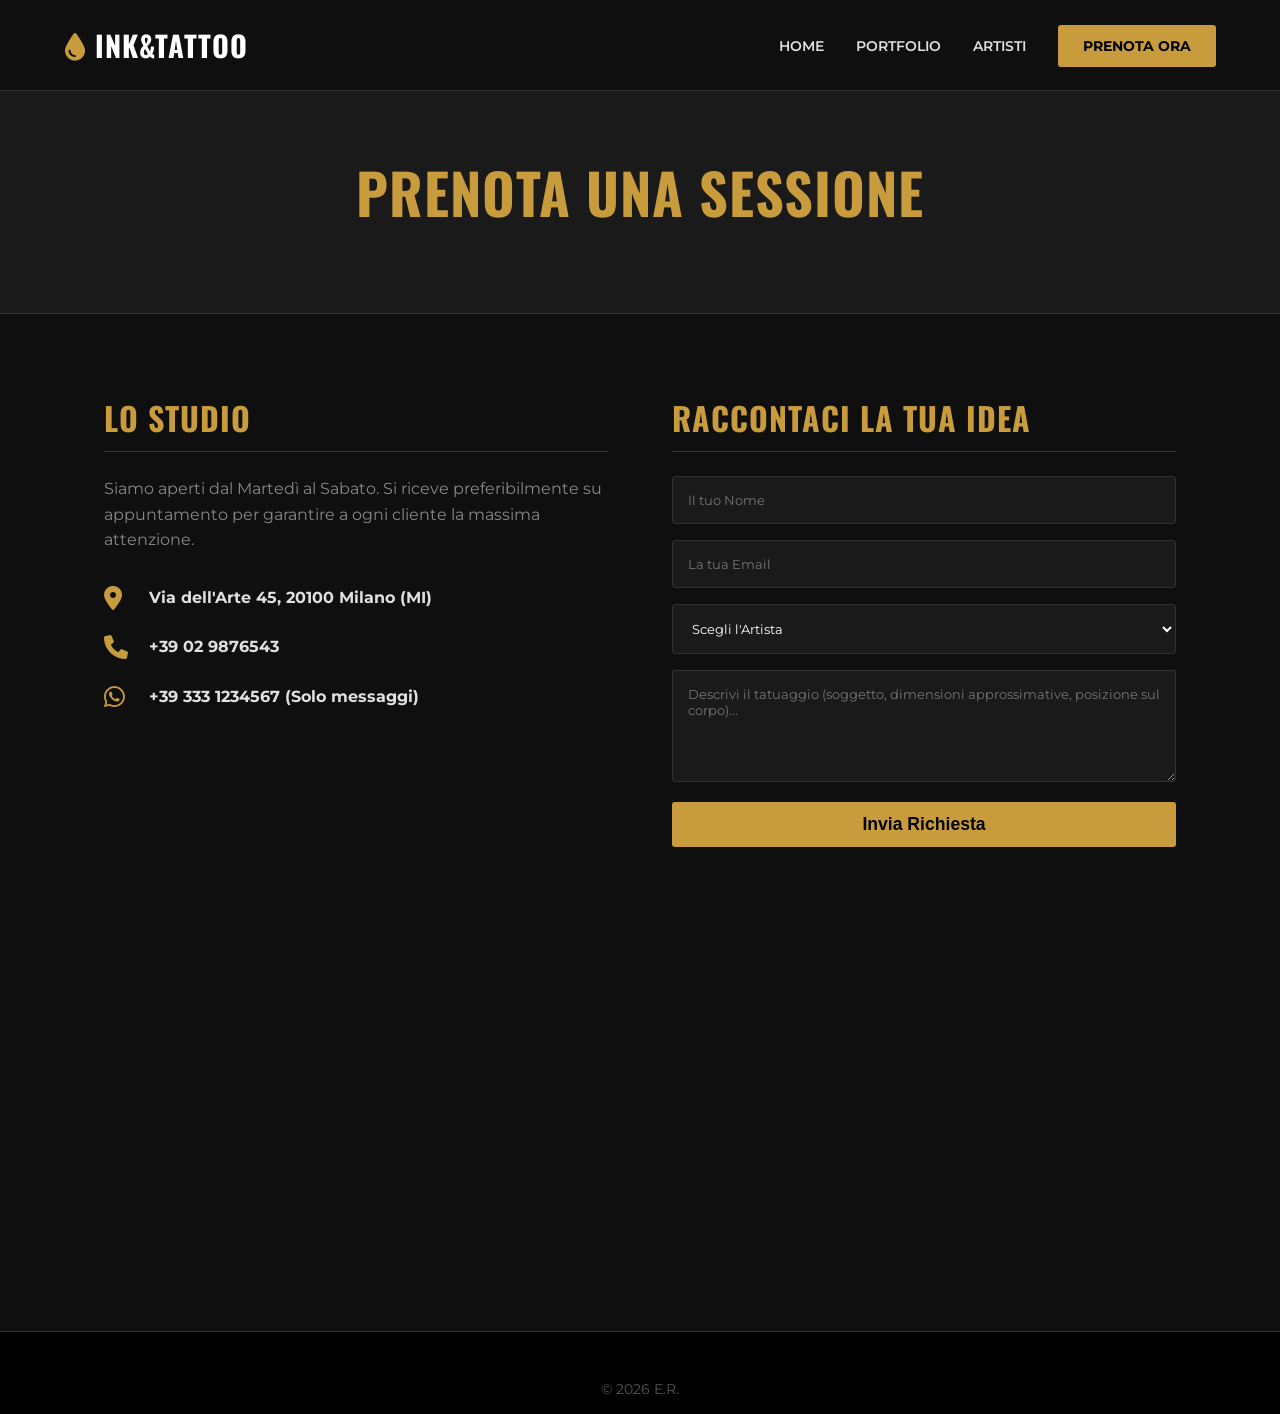
<file: contatti.html>
<!DOCTYPE html>
<html lang="it">
<head>
    <meta charset="UTF-8">
    <meta name="viewport" content="width=device-width, initial-scale=1.0">
    <title>Contattaci | Ink & Tattoo</title>
    <link rel="stylesheet" href="style.css">
    <link href="https://cdnjs.cloudflare.com/ajax/libs/font-awesome/6.0.0/css/all.min.css" rel="stylesheet">
    <link href="https://fonts.googleapis.com/css2?family=Oswald:wght@400;700&family=Montserrat:wght@300;400;600&display=swap" rel="stylesheet">
</head>
<body>
    <header>
        <div class="logo"><h2><i class="fas fa-tint"></i> INK&TATTOO</h2></div>
        <nav>
            <ul>
                <li><a href="index.html">Home</a></li>
                <li><a href="galleria.html">Portfolio</a></li>
                <li><a href="artisti.html">Artisti</a></li>
                <li><a href="contatti.html" class="btn-primary">Prenota Ora</a></li>
            </ul>
        </nav>
    </header>

    <section class="page-header contact-header">
        <h1>PRENOTA UNA SESSIONE</h1>
    </section>

    <section class="contact-section">
        <div class="contact-info">
            <h2>LO STUDIO</h2>
            <p>Siamo aperti dal Martedì al Sabato. Si riceve preferibilmente su appuntamento per garantire a ogni cliente la massima attenzione.</p>
            
            <div class="info-item">
                <i class="fas fa-map-marker-alt"></i>
                <p>Via dell'Arte 45, 20100 Milano (MI)</p>
            </div>
            <div class="info-item">
                <i class="fas fa-phone"></i>
                <p>+39 02 9876543</p>
            </div>
            <div class="info-item">
                <i class="fab fa-whatsapp"></i>
                <p>+39 333 1234567 (Solo messaggi)</p>
            </div>
        </div>

        <div class="contact-form">
            <h2>RACCONTACI LA TUA IDEA</h2>
            <form onsubmit="inviaPrenotazione(event)">
                <input type="text" placeholder="Il tuo Nome" required>
                <input type="email" placeholder="La tua Email" required>
                <select required>
                    <option value="">Scegli l'Artista</option>
                    <option value="elena">Elena "Shadow"</option>
                    <option value="marco">Marco J.</option>
                    <option value="indifferente">Indifferente / Consigliatemi voi</option>
                </select>
                <textarea rows="5" placeholder="Descrivi il tatuaggio (soggetto, dimensioni approssimative, posizione sul corpo)..." required></textarea>
                <button type="submit" class="btn-primary" style="width: 100%; border:none; font-size: 1.1rem; cursor:pointer;">Invia Richiesta</button>
            </form>
        </div>
    </section>

    <iframe src="https://www.google.com/maps/embed?pb=!1m18!1m12!1m3!1d2798.375276321204!2d9.1878841!3d45.4623758!2m3!1f0!2f0!3f0!3m2!1i1024!2i768!4f13.1!3m3!1m2!1s0x4786c6af701b9795%3A0x673c68a9805d21aa!2sPiazza%20del%20Duomo%2C%20Milano%20MI!5e0!3m2!1sit!2sit!4v1700000000000!5m2!1sit!2sit" width="100%" height="400" style="border:0;" allowfullscreen="" loading="lazy"></iframe>

    <footer>
        <div class="footer-bottom"><p>&copy; 2026 E.R.</p></div>
    </footer>
    <script src="script.js"></script>
</body>
</html>
</file>
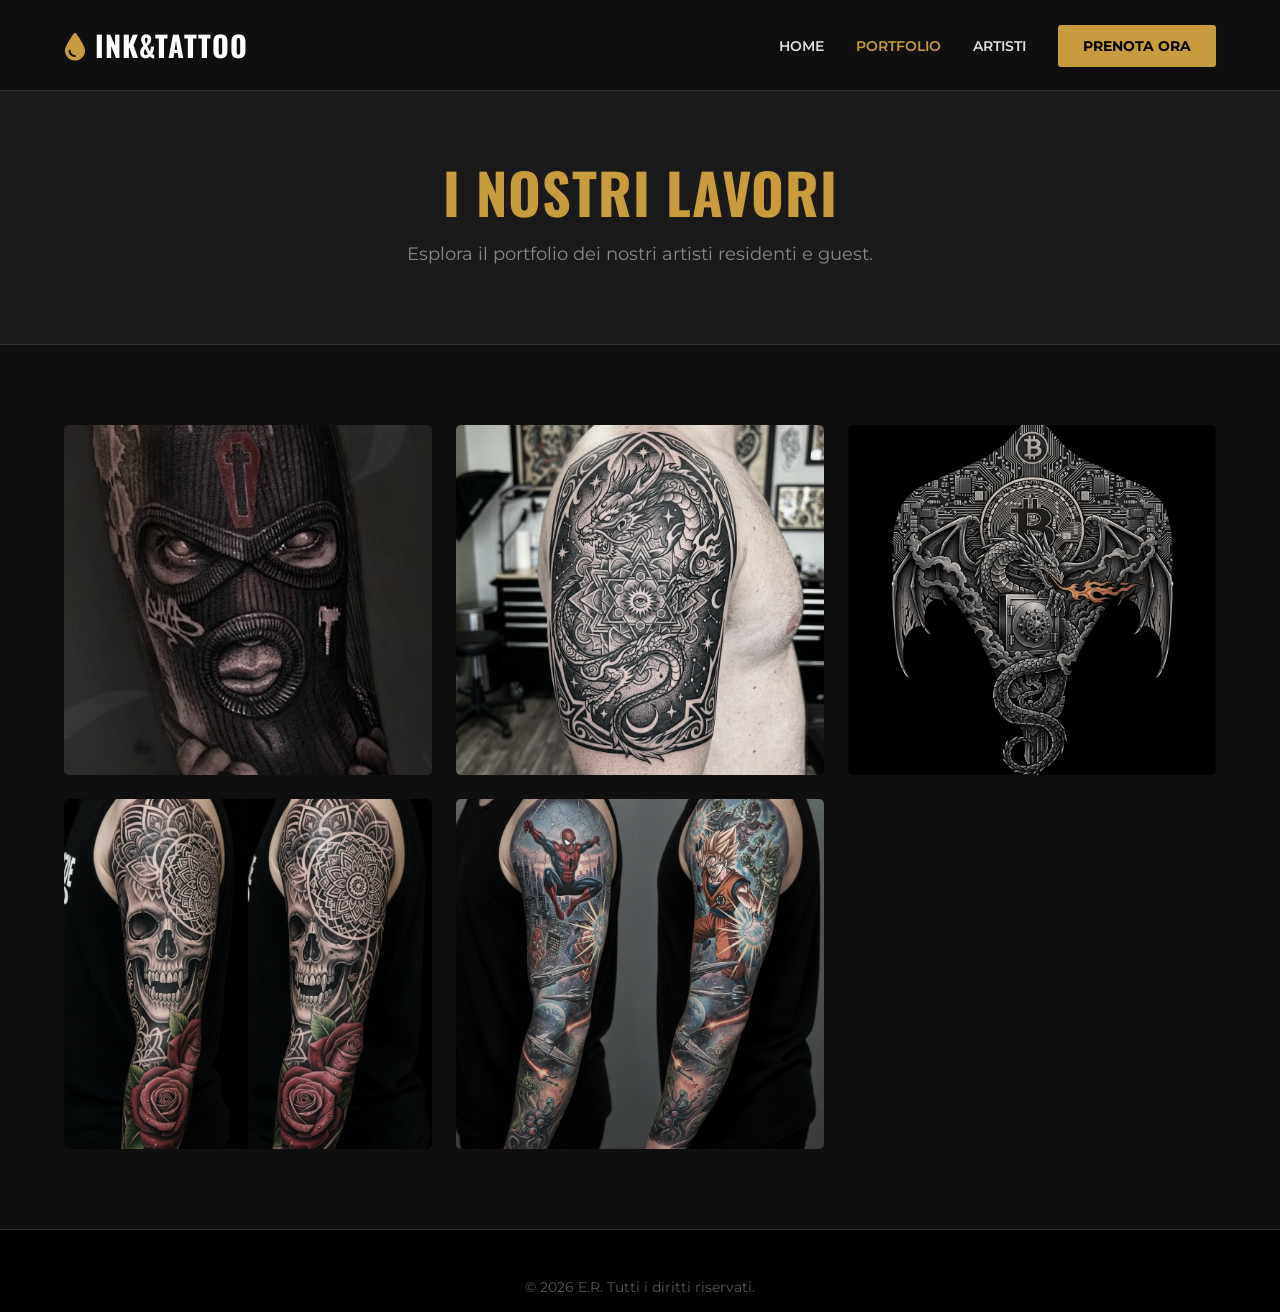
<file: galleria.html>
<!DOCTYPE html>
<html lang="it">
<head>
    <meta charset="UTF-8">
    <meta name="viewport" content="width=device-width, initial-scale=1.0">
    <title>Portfolio | Ink & Tattoo</title>
    <link rel="stylesheet" href="style.css">
    <link href="https://cdnjs.cloudflare.com/ajax/libs/font-awesome/6.0.0/css/all.min.css" rel="stylesheet">
    <link href="https://fonts.googleapis.com/css2?family=Oswald:wght@400;700&family=Montserrat:wght@300;400;600&display=swap" rel="stylesheet">
</head>
<body>
    <header>
        <div class="logo"><h2><i class="fas fa-tint"></i> INK&TATTOO</h2></div>
        <nav>
            <ul>
                <li><a href="index.html">Home</a></li>
                <li><a href="galleria.html" class="active">Portfolio</a></li>
                <li><a href="artisti.html">Artisti</a></li>
                <li><a href="contatti.html" class="btn-primary">Prenota Ora</a></li>
            </ul>
        </nav>
    </header>

    <section class="page-header gallery-header">
        <h1>I NOSTRI LAVORI</h1>
        <p>Esplora il portfolio dei nostri artisti residenti e guest.</p>
    </section>

    <section class="gallery-section">
      <div class="gallery-grid">
    <img src="tattoo1.jpg" alt="Tattoo 1">
    <img src="tattoo2.jpg" alt="Tattoo 2">
    <img src="tattoo3.jpg" alt="Tattoo 3">
    <img src="tattoo4.jpg" alt="Tattoo 4">
    <img src="tattoo5.jpg" alt="Tattoo 5">
</div>
    </section>

    <footer>
        <div class="footer-bottom"><p>&copy; 2026 E.R. Tutti i diritti riservati.</p></div>
    </footer>
</body>
</html>
</file>
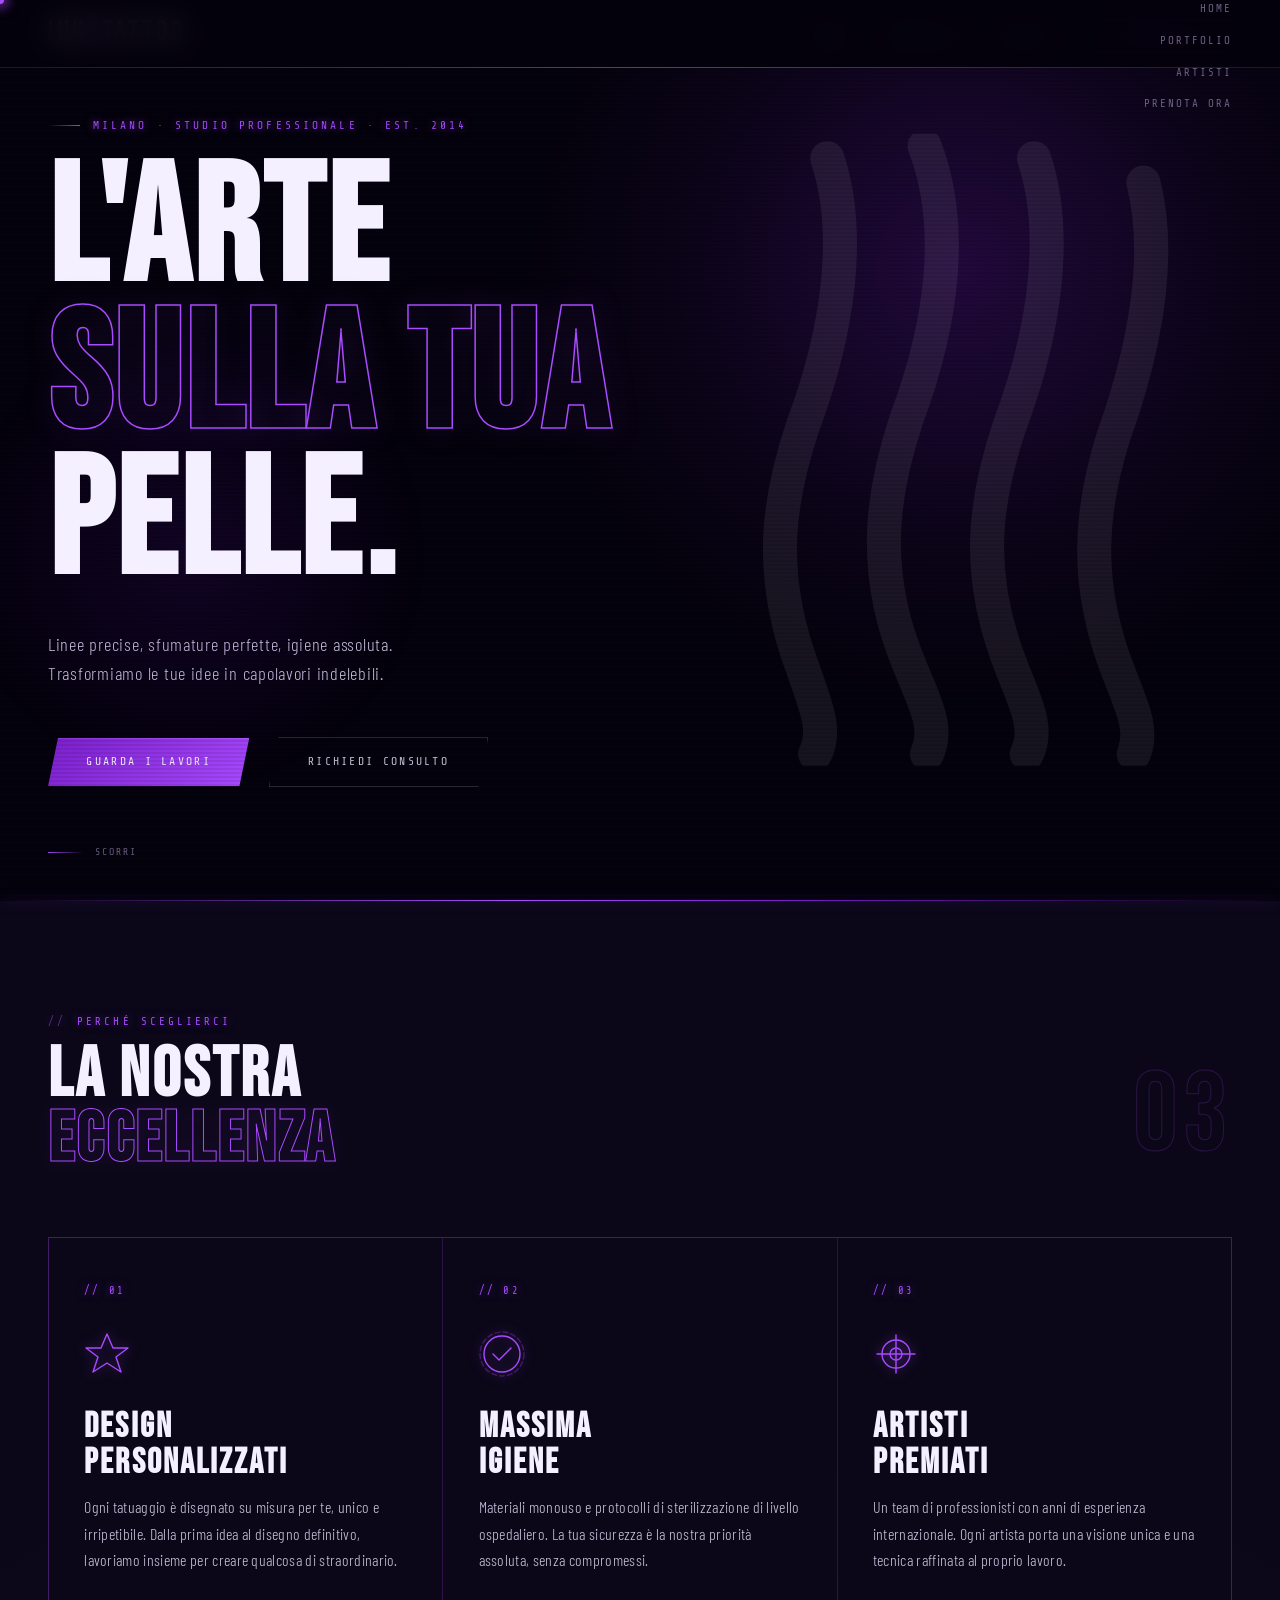
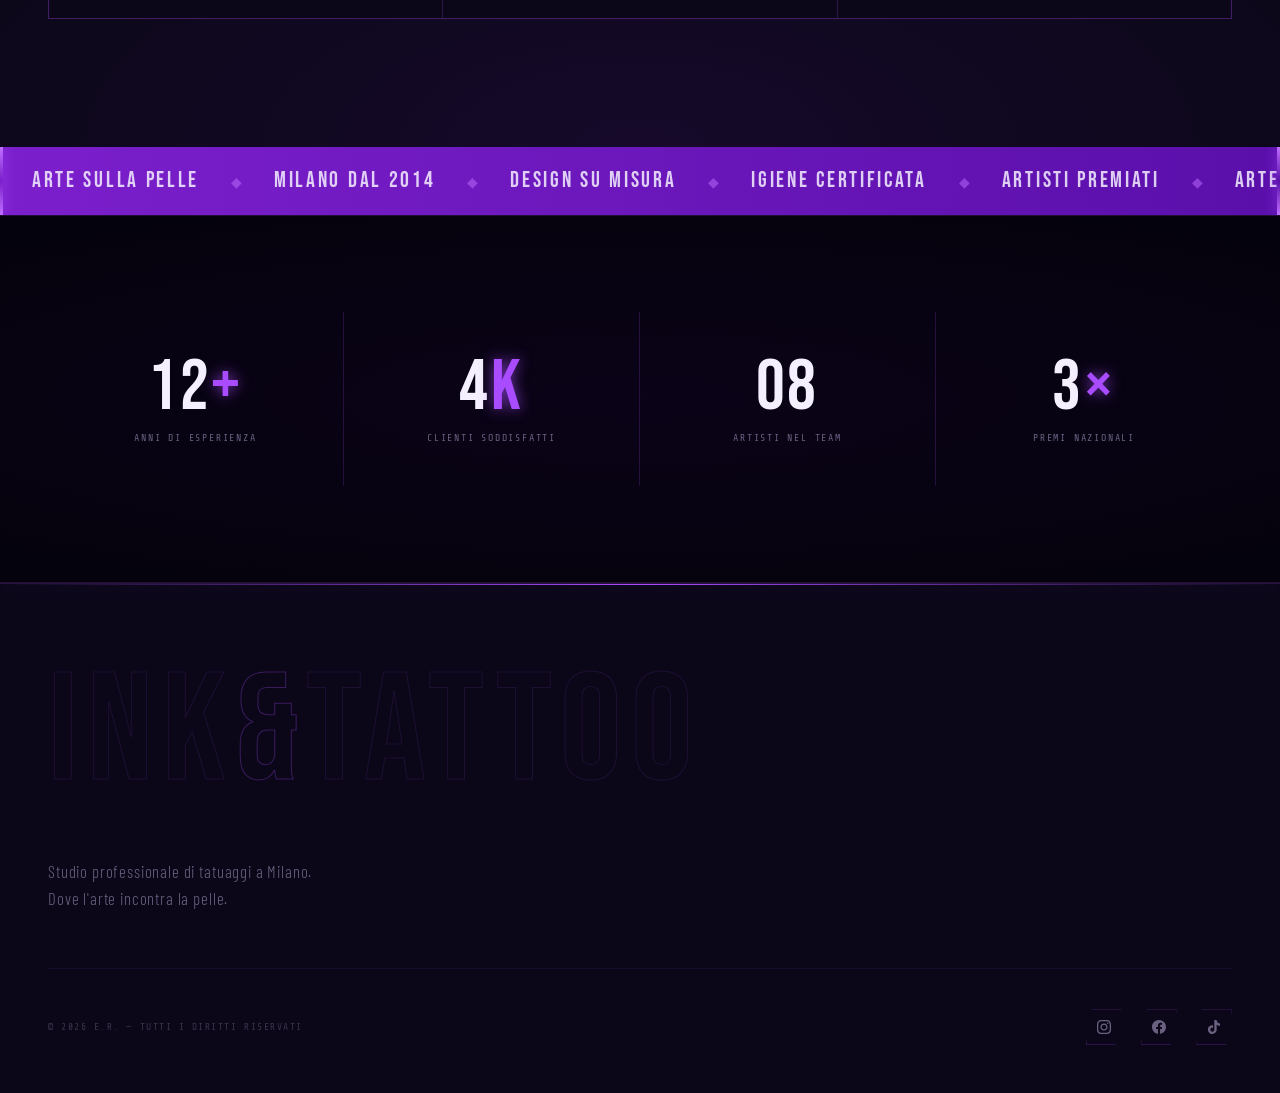
<file: ink-tattoo-nitro.html>
<!DOCTYPE html>
<html lang="it">
<head>
<meta charset="UTF-8" />
<meta name="viewport" content="width=device-width, initial-scale=1.0" />
<title>Ink & Tattoo | Studio Professionale Milano</title>
<link rel="preconnect" href="https://fonts.googleapis.com" />
<link rel="preconnect" href="https://fonts.gstatic.com" crossorigin />
<link href="https://fonts.googleapis.com/css2?family=Bebas+Neue&family=Barlow+Condensed:ital,wght@0,300;0,400;0,600;0,700;1,600&family=Share+Tech+Mono&display=swap" rel="stylesheet" />

<style>
*, *::before, *::after { box-sizing: border-box; margin: 0; padding: 0; }

:root {
  --black:    #04020C;
  --dark:     #0B0718;
  --surface:  #120D24;
  --purple:   #7B1FCC;
  --neon:     #A94BFF;
  --glow:     #C070FF;
  --chrome:   #C8C4DC;
  --silver:   #E8E4F8;
  --white:    #F4F0FF;
  --muted:    #6A6080;
  --border:   rgba(169, 75, 255, 0.18);
}

html { scroll-behavior: smooth; }

body {
  background: var(--black);
  color: var(--chrome);
  font-family: 'Barlow Condensed', sans-serif;
  font-weight: 300;
  line-height: 1.6;
  overflow-x: hidden;
  cursor: none;
}

/* ── GRAIN OVERLAY ── */
body::before {
  content: '';
  position: fixed; inset: 0; z-index: 0;
  background-image: url("data:image/svg+xml,%3Csvg viewBox='0 0 256 256' xmlns='http://www.w3.org/2000/svg'%3E%3Cfilter id='n'%3E%3CfeTurbulence type='fractalNoise' baseFrequency='0.9' numOctaves='4' stitchTiles='stitch'/%3E%3C/filter%3E%3Crect width='100%25' height='100%25' filter='url(%23n)' opacity='0.04'/%3E%3C/svg%3E");
  pointer-events: none;
  opacity: 0.55;
}

/* ── CUSTOM CURSOR ── */
.cursor {
  width: 8px; height: 8px;
  background: var(--neon);
  border-radius: 50%;
  position: fixed; top: 0; left: 0;
  pointer-events: none;
  z-index: 9999;
  transform: translate(-50%,-50%);
  box-shadow: 0 0 12px 4px rgba(169,75,255,0.6);
  transition: width .18s, height .18s, background .18s;
}
.cursor.big {
  width: 32px; height: 32px;
  background: transparent;
  border: 1.5px solid var(--neon);
  box-shadow: 0 0 18px 4px rgba(169,75,255,0.3), inset 0 0 10px rgba(169,75,255,0.1);
}

/* ── SCANLINE ── */
.scanline {
  position: fixed; inset: 0; z-index: 1;
  background: repeating-linear-gradient(
    0deg,
    transparent,
    transparent 2px,
    rgba(0,0,0,0.08) 2px,
    rgba(0,0,0,0.08) 4px
  );
  pointer-events: none;
}

/* ── NAV ── */
nav {
  position: fixed; top: 0; left: 0; width: 100%; z-index: 200;
  display: flex; align-items: center; justify-content: space-between;
  padding: 0 3rem;
  height: 68px;
  background: rgba(4,2,12,0.85);
  backdrop-filter: blur(16px);
  border-bottom: 1px solid var(--border);
}
nav::after {
  content: '';
  position: absolute; bottom: -1px; left: 0; right: 0;
  height: 1px;
  background: linear-gradient(90deg, transparent, var(--neon), transparent);
  opacity: 0.5;
}

.nav-logo {
  font-family: 'Bebas Neue', sans-serif;
  font-size: 1.8rem;
  letter-spacing: 0.1em;
  color: var(--white);
  text-decoration: none;
  position: relative;
}
.nav-logo span {
  color: var(--neon);
  text-shadow: 0 0 14px rgba(169,75,255,0.9);
}

.nav-links { display: flex; gap: 2.5rem; list-style: none; align-items: center; }
.nav-links a {
  font-family: 'Share Tech Mono', monospace;
  font-size: 0.72rem;
  letter-spacing: 0.18em;
  text-transform: uppercase;
  color: var(--chrome);
  text-decoration: none;
  transition: color .2s;
  position: relative;
}
.nav-links a::before {
  content: '';
  position: absolute; bottom: -3px; left: 0;
  width: 0; height: 1px;
  background: linear-gradient(90deg, var(--neon), var(--glow));
  box-shadow: 0 0 6px var(--neon);
  transition: width .3s;
}
.nav-links a:hover { color: var(--glow); }
.nav-links a:hover::before { width: 100%; }

.nav-cta {
  font-family: 'Share Tech Mono', monospace;
  font-size: 0.68rem;
  letter-spacing: 0.16em;
  text-transform: uppercase;
  padding: .55rem 1.4rem;
  background: transparent;
  color: var(--neon) !important;
  border: 1px solid var(--neon);
  text-decoration: none;
  clip-path: polygon(8px 0%, 100% 0%, calc(100% - 8px) 100%, 0% 100%);
  transition: background .2s, box-shadow .2s, color .2s;
  position: relative;
}
.nav-cta::before { display: none !important; }
.nav-cta:hover {
  background: var(--neon);
  color: var(--black) !important;
  box-shadow: 0 0 20px rgba(169,75,255,0.6);
}

/* ── HERO ── */
.hero {
  min-height: 100vh;
  display: flex;
  flex-direction: column;
  justify-content: center;
  padding: 100px 3rem 6rem;
  position: relative;
  overflow: hidden;
  background: var(--black);
}

/* Big diagonal purple glow */
.hero::before {
  content: '';
  position: absolute;
  top: -20%; right: -10%;
  width: 70vw; height: 70vw;
  background: radial-gradient(ellipse at center,
    rgba(123,31,204,0.25) 0%,
    rgba(123,31,204,0.06) 45%,
    transparent 70%);
  pointer-events: none;
}
.hero::after {
  content: '';
  position: absolute;
  bottom: 10%; left: -5%;
  width: 40vw; height: 40vw;
  background: radial-gradient(ellipse at center,
    rgba(100,20,180,0.15) 0%,
    transparent 65%);
  pointer-events: none;
}

/* Claw marks — SVG background */
.hero-claws {
  position: absolute;
  top: 50%; right: 5%;
  transform: translateY(-50%);
  width: min(38vw, 500px);
  opacity: 0.07;
  pointer-events: none;
  z-index: 0;
}

.hero-tag {
  font-family: 'Share Tech Mono', monospace;
  font-size: 0.7rem;
  letter-spacing: 0.28em;
  text-transform: uppercase;
  color: var(--neon);
  text-shadow: 0 0 10px rgba(169,75,255,0.7);
  margin-bottom: 1.5rem;
  display: flex; align-items: center; gap: 0.8rem;
  opacity: 0;
  animation: fadeUp .6s .3s forwards;
}
.hero-tag::before {
  content: '';
  display: inline-block;
  width: 32px; height: 1px;
  background: linear-gradient(90deg, transparent, var(--neon));
}

.hero-title {
  font-family: 'Bebas Neue', sans-serif;
  font-size: clamp(6rem, 13vw, 14rem);
  line-height: 0.88;
  letter-spacing: 0.02em;
  color: var(--white);
  position: relative; z-index: 1;
  opacity: 0;
  animation: fadeUp .8s .5s forwards;
}
.hero-title .line-accent {
  display: block;
  -webkit-text-stroke: 1.5px var(--neon);
  color: transparent;
  text-shadow: none;
  filter: drop-shadow(0 0 12px rgba(169,75,255,0.5));
}
.hero-title .line-normal { display: block; }

.hero-sub {
  font-size: 1.15rem;
  font-weight: 300;
  letter-spacing: 0.04em;
  color: var(--chrome);
  max-width: 480px;
  line-height: 1.6;
  margin: 2rem 0 3rem;
  opacity: 0;
  animation: fadeUp .7s .8s forwards;
}

.hero-actions {
  display: flex; gap: 1.2rem; align-items: center;
  opacity: 0;
  animation: fadeUp .6s 1.0s forwards;
}

.btn-primary {
  font-family: 'Share Tech Mono', monospace;
  font-size: 0.72rem;
  letter-spacing: 0.2em;
  text-transform: uppercase;
  padding: .95rem 2.4rem;
  background: linear-gradient(135deg, var(--purple), var(--neon));
  color: var(--white);
  text-decoration: none;
  clip-path: polygon(10px 0%, 100% 0%, calc(100% - 10px) 100%, 0% 100%);
  box-shadow: 0 0 28px rgba(169,75,255,0.4), inset 0 1px 0 rgba(255,255,255,0.1);
  transition: box-shadow .25s, transform .15s;
  display: inline-block;
}
.btn-primary:hover {
  box-shadow: 0 0 44px rgba(169,75,255,0.7), 0 0 80px rgba(169,75,255,0.25);
  transform: translateY(-2px);
}

.btn-ghost {
  font-family: 'Share Tech Mono', monospace;
  font-size: 0.72rem;
  letter-spacing: 0.2em;
  text-transform: uppercase;
  padding: .95rem 2.4rem;
  background: transparent;
  color: var(--chrome);
  border: 1px solid rgba(200,196,220,0.2);
  text-decoration: none;
  clip-path: polygon(10px 0%, 100% 0%, calc(100% - 10px) 100%, 0% 100%);
  transition: border-color .25s, color .25s, transform .15s;
  display: inline-block;
}
.btn-ghost:hover {
  border-color: var(--neon);
  color: var(--glow);
  transform: translateY(-2px);
}

/* scroll indicator */
.hero-scroll {
  position: absolute; bottom: 2.5rem; left: 3rem;
  display: flex; align-items: center; gap: .7rem;
  font-family: 'Share Tech Mono', monospace;
  font-size: 0.62rem; letter-spacing: .2em; text-transform: uppercase;
  color: var(--muted);
  opacity: 0; animation: fadeUp .5s 1.3s forwards;
}
.scroll-line {
  width: 36px; height: 1px;
  background: linear-gradient(90deg, var(--neon), transparent);
  animation: scrollPulse 2s infinite;
}
@keyframes scrollPulse {
  0%,100% { opacity: .4; } 50% { opacity: 1; }
}

/* ── PURPLE LINE DIVIDER ── */
.glow-divider {
  height: 1px;
  background: linear-gradient(90deg, transparent 0%, var(--neon) 40%, var(--purple) 60%, transparent 100%);
  box-shadow: 0 0 12px rgba(169,75,255,0.5);
  position: relative; z-index: 2;
}

/* ── FEATURES ── */
.features {
  background: var(--dark);
  padding: 7rem 3rem 8rem;
  position: relative;
  overflow: hidden;
}
.features::before {
  content: '';
  position: absolute; top: 0; left: 0; right: 0; bottom: 0;
  background: radial-gradient(ellipse 60% 40% at 50% 100%, rgba(123,31,204,0.1), transparent);
  pointer-events: none;
}

.features-header {
  display: flex;
  justify-content: space-between;
  align-items: flex-end;
  margin-bottom: 4rem;
}

.section-label {
  font-family: 'Share Tech Mono', monospace;
  font-size: 0.68rem;
  letter-spacing: 0.28em;
  text-transform: uppercase;
  color: var(--neon);
  text-shadow: 0 0 8px rgba(169,75,255,0.5);
  margin-bottom: .8rem;
  display: flex; align-items: center; gap: .7rem;
}
.section-label::before {
  content: '//';
  opacity: .5;
}

.section-title {
  font-family: 'Bebas Neue', sans-serif;
  font-size: clamp(3rem, 5.5vw, 5.5rem);
  line-height: .92;
  letter-spacing: .04em;
  color: var(--white);
}
.section-title .accent {
  -webkit-text-stroke: 1px var(--neon);
  color: transparent;
  filter: drop-shadow(0 0 8px rgba(169,75,255,0.4));
}

.feat-index {
  font-family: 'Bebas Neue', sans-serif;
  font-size: 7rem;
  line-height: 1;
  -webkit-text-stroke: 1px rgba(169,75,255,0.2);
  color: transparent;
  letter-spacing: .04em;
}

/* Cards */
.cards-grid {
  display: grid;
  grid-template-columns: repeat(3, 1fr);
  gap: 1px;
  background: var(--border);
  border: 1px solid var(--border);
}

.card {
  background: var(--dark);
  padding: 2.8rem 2.2rem;
  position: relative;
  overflow: hidden;
  transition: background .3s;
  opacity: 0;
  transform: translateY(30px);
  transition: opacity .7s, transform .7s, background .3s;
}
.card.visible { opacity: 1; transform: translateY(0); }
.card:nth-child(2) { transition-delay: .12s; }
.card:nth-child(3) { transition-delay: .24s; }

/* Animated purple corner */
.card::before {
  content: '';
  position: absolute; top: 0; left: 0;
  width: 0; height: 2px;
  background: linear-gradient(90deg, var(--neon), var(--glow));
  box-shadow: 0 0 12px rgba(169,75,255,0.8);
  transition: width .4s cubic-bezier(.4,0,.2,1);
}
.card::after {
  content: '';
  position: absolute; top: 0; left: 0;
  width: 2px; height: 0;
  background: linear-gradient(180deg, var(--neon), transparent);
  transition: height .4s .1s cubic-bezier(.4,0,.2,1);
}
.card:hover::before { width: 100%; }
.card:hover::after  { height: 60%; }
.card:hover { background: var(--surface); }

/* hover glow blob */
.card:hover .card-glow {
  opacity: 1;
}
.card-glow {
  position: absolute;
  top: -40px; right: -40px;
  width: 180px; height: 180px;
  background: radial-gradient(circle, rgba(169,75,255,0.08) 0%, transparent 70%);
  border-radius: 50%;
  pointer-events: none;
  opacity: 0;
  transition: opacity .4s;
}

.card-num {
  font-family: 'Share Tech Mono', monospace;
  font-size: 0.65rem;
  letter-spacing: 0.22em;
  color: var(--neon);
  text-shadow: 0 0 8px rgba(169,75,255,0.5);
  margin-bottom: 2rem;
}

.card-icon {
  width: 46px; height: 46px;
  margin-bottom: 1.6rem;
  color: var(--neon);
  filter: drop-shadow(0 0 6px rgba(169,75,255,0.5));
}

.card-title {
  font-family: 'Bebas Neue', sans-serif;
  font-size: 2.2rem;
  letter-spacing: .06em;
  color: var(--white);
  margin-bottom: .9rem;
  line-height: 1;
}

.card-desc {
  font-size: 1rem;
  font-weight: 300;
  color: var(--chrome);
  line-height: 1.65;
  letter-spacing: .02em;
}

/* ── MARQUEE ── */
.marquee-band {
  background: linear-gradient(90deg, var(--purple), #5A0FAA, var(--purple));
  background-size: 200% 100%;
  animation: bgShift 6s linear infinite;
  overflow: hidden; padding: 1rem 0;
  display: flex; position: relative;
}
.marquee-band::before,
.marquee-band::after {
  content: '';
  position: absolute; top: 0; bottom: 0;
  width: 3px;
  background: linear-gradient(180deg, var(--glow), transparent, var(--glow));
  box-shadow: 0 0 12px var(--neon);
}
.marquee-band::before { left: 0; }
.marquee-band::after  { right: 0; }

.marquee-track {
  display: flex;
  white-space: nowrap;
  animation: marquee 14s linear infinite;
}
.marquee-item {
  font-family: 'Bebas Neue', sans-serif;
  font-size: 1.4rem;
  letter-spacing: .12em;
  color: rgba(244,240,255,0.85);
  padding: 0 2rem;
}
.marquee-dot {
  color: rgba(192,112,255,0.5);
  font-size: 0.9rem;
  padding: 0;
  display: flex; align-items: center;
}

@keyframes bgShift {
  0%   { background-position: 0% 50%; }
  100% { background-position: 200% 50%; }
}

/* ── STATS ── */
.stats {
  background: var(--black);
  padding: 6rem 3rem;
  display: grid;
  grid-template-columns: repeat(4, 1fr);
  position: relative;
  border-top: 1px solid var(--border);
  border-bottom: 1px solid var(--border);
}
.stats::before {
  content: '';
  position: absolute; inset: 0;
  background: radial-gradient(ellipse 80% 60% at 50% 50%, rgba(100,20,180,0.07), transparent);
  pointer-events: none;
}

.stat-item {
  padding: 2.5rem 2rem;
  border-right: 1px solid var(--border);
  text-align: center;
  position: relative;
  opacity: 0; transform: translateY(20px);
  transition: opacity .6s, transform .6s;
}
.stat-item:last-child { border-right: none; }
.stat-item.visible { opacity: 1; transform: translateY(0); }
.stat-item:nth-child(2) { transition-delay: .1s; }
.stat-item:nth-child(3) { transition-delay: .2s; }
.stat-item:nth-child(4) { transition-delay: .3s; }

.stat-num {
  font-family: 'Bebas Neue', sans-serif;
  font-size: 4.5rem;
  line-height: 1;
  color: var(--white);
  letter-spacing: .04em;
  margin-bottom: .4rem;
}
.stat-num em {
  font-style: normal;
  color: var(--neon);
  text-shadow: 0 0 14px rgba(169,75,255,0.7);
}

.stat-label {
  font-family: 'Share Tech Mono', monospace;
  font-size: 0.62rem;
  letter-spacing: .18em;
  text-transform: uppercase;
  color: var(--muted);
}

/* ── FOOTER ── */
footer {
  background: var(--dark);
  border-top: 1px solid var(--border);
  padding: 5rem 3rem 3rem;
  position: relative;
  overflow: hidden;
}
footer::before {
  content: '';
  position: absolute; top: 0; left: 0; right: 0;
  height: 1px;
  background: linear-gradient(90deg, transparent, var(--neon), transparent);
  box-shadow: 0 0 16px rgba(169,75,255,0.4);
}

.footer-big-logo {
  font-family: 'Bebas Neue', sans-serif;
  font-size: clamp(4rem, 12vw, 10rem);
  letter-spacing: .06em;
  line-height: .9;
  -webkit-text-stroke: 1px rgba(169,75,255,0.12);
  color: transparent;
  user-select: none;
  margin-bottom: 3.5rem;
  position: relative;
}
.footer-big-logo span {
  -webkit-text-stroke: 1px rgba(169,75,255,0.3);
}

.footer-grid {
  display: grid;
  grid-template-columns: 1fr auto;
  gap: 4rem;
  align-items: end;
  margin-bottom: 3.5rem;
}

.footer-tagline {
  font-family: 'Barlow Condensed', sans-serif;
  font-size: 1.05rem;
  font-weight: 300;
  color: var(--muted);
  letter-spacing: .05em;
  max-width: 300px;
  line-height: 1.6;
}

.footer-links {
  display: flex;
  flex-direction: column;
  gap: .9rem;
  align-items: flex-end;
}
.footer-links a {
  font-family: 'Share Tech Mono', monospace;
  font-size: .68rem;
  letter-spacing: .18em;
  text-transform: uppercase;
  color: var(--muted);
  text-decoration: none;
  transition: color .2s, text-shadow .2s;
}
.footer-links a:hover {
  color: var(--neon);
  text-shadow: 0 0 8px rgba(169,75,255,0.5);
}

.footer-bottom {
  display: flex;
  justify-content: space-between;
  align-items: center;
  padding-top: 2.5rem;
  border-top: 1px solid rgba(169,75,255,0.08);
}

.footer-copy {
  font-family: 'Share Tech Mono', monospace;
  font-size: .6rem;
  letter-spacing: .16em;
  text-transform: uppercase;
  color: rgba(106,96,128,0.5);
}

.footer-social { display: flex; gap: 1.2rem; }
.footer-social a {
  width: 36px; height: 36px;
  display: flex; align-items: center; justify-content: center;
  border: 1px solid rgba(169,75,255,0.2);
  clip-path: polygon(6px 0%, 100% 0%, calc(100% - 6px) 100%, 0% 100%);
  transition: border-color .2s, background .2s, box-shadow .2s;
}
.footer-social a:hover {
  border-color: var(--neon);
  background: rgba(169,75,255,0.1);
  box-shadow: 0 0 12px rgba(169,75,255,0.3);
}
.footer-social svg { width: 14px; height: 14px; fill: var(--muted); transition: fill .2s; }
.footer-social a:hover svg { fill: var(--neon); }

/* ── ANIMATIONS ── */
@keyframes fadeUp {
  to { opacity: 1; transform: translateY(0); }
}
@keyframes marquee {
  from { transform: translateX(0); }
  to   { transform: translateX(-50%); }
}

/* ── RESPONSIVE ── */
@media (max-width: 900px) {
  nav     { padding: 0 1.8rem; }
  .hero   { padding: 90px 1.8rem 5rem; }
  .features { padding: 5rem 1.8rem; }
  .stats  { grid-template-columns: repeat(2,1fr); padding: 4rem 1.8rem; }
  footer  { padding: 4rem 1.8rem 2.5rem; }
  .footer-grid { grid-template-columns: 1fr; gap: 2rem; }
  .footer-links { align-items: flex-start; }
}
@media (max-width: 700px) {
  .nav-links { display: none; }
  .cards-grid { grid-template-columns: 1fr; }
  .features-header { flex-direction: column; align-items: flex-start; gap: 1rem; }
  .hero-title { font-size: clamp(5rem, 18vw, 7rem); }
  .hero-actions { flex-wrap: wrap; }
  .stat-item { border-right: none; border-bottom: 1px solid var(--border); }
}
</style>
</head>
<body>

<div class="cursor" id="cursor"></div>
<div class="scanline" aria-hidden="true"></div>

<!-- ── NAV ── -->
<nav>
  <a href="index.html" class="nav-logo">Ink<span>&</span>Tattoo</a>
  <ul class="nav-links">
    <li><a href="index.html">Home</a></li>
    <li><a href="galleria.html">Portfolio</a></li>
    <li><a href="artisti.html">Artisti</a></li>
    <li><a href="contatti.html" class="nav-cta">Prenota Ora</a></li>
  </ul>
</nav>

<!-- ── HERO ── -->
<section class="hero">
  <!-- claw marks SVG -->
  <svg class="hero-claws" viewBox="0 0 400 520" fill="none" xmlns="http://www.w3.org/2000/svg" aria-hidden="true">
    <path d="M80 20 C100 80 90 160 60 240 C40 300 30 360 60 440 C70 470 80 490 70 510" stroke="white" stroke-width="28" stroke-linecap="round"/>
    <path d="M160 10 C185 75 175 155 145 235 C125 295 115 360 148 438 C160 468 172 488 162 510" stroke="white" stroke-width="28" stroke-linecap="round"/>
    <path d="M250 20 C270 80 260 160 230 240 C210 300 200 360 232 440 C244 470 254 490 244 510" stroke="white" stroke-width="28" stroke-linecap="round"/>
    <path d="M340 40 C355 100 342 175 315 250 C297 308 290 368 320 444 C331 472 340 491 332 510" stroke="white" stroke-width="28" stroke-linecap="round"/>
  </svg>

  <p class="hero-tag">Milano · Studio Professionale · Est. 2014</p>

  <h1 class="hero-title">
    <span class="line-normal">L'Arte</span>
    <span class="line-accent">Sulla Tua</span>
    <span class="line-normal">Pelle.</span>
  </h1>

  <p class="hero-sub">
    Linee precise, sfumature perfette, igiene assoluta.<br>
    Trasformiamo le tue idee in capolavori indelebili.
  </p>

  <div class="hero-actions">
    <a href="galleria.html" class="btn-primary">Guarda i Lavori</a>
    <a href="contatti.html" class="btn-ghost">Richiedi Consulto</a>
  </div>

  <div class="hero-scroll">
    <div class="scroll-line"></div>
    <span>Scorri</span>
  </div>
</section>

<div class="glow-divider"></div>

<!-- ── FEATURES ── -->
<section class="features">
  <div class="features-header">
    <div>
      <p class="section-label">Perché sceglierci</p>
      <h2 class="section-title">La Nostra<br><span class="accent">Eccellenza</span></h2>
    </div>
    <div class="feat-index" aria-hidden="true">03</div>
  </div>

  <div class="cards-grid" id="cardsGrid">
    <div class="card">
      <div class="card-glow"></div>
      <p class="card-num">// 01</p>
      <svg class="card-icon" viewBox="0 0 46 46" fill="none" stroke="currentColor" stroke-width="1.4" stroke-linecap="round" stroke-linejoin="round" aria-hidden="true">
        <polygon points="23,3 29,17 44,17 32,26 37,41 23,32 9,41 14,26 2,17 17,17"/>
      </svg>
      <h3 class="card-title">Design<br>Personalizzati</h3>
      <p class="card-desc">Ogni tatuaggio è disegnato su misura per te, unico e irripetibile. Dalla prima idea al disegno definitivo, lavoriamo insieme per creare qualcosa di straordinario.</p>
    </div>

    <div class="card">
      <div class="card-glow"></div>
      <p class="card-num">// 02</p>
      <svg class="card-icon" viewBox="0 0 46 46" fill="none" stroke="currentColor" stroke-width="1.4" stroke-linecap="round" stroke-linejoin="round" aria-hidden="true">
        <circle cx="23" cy="23" r="18"/>
        <path d="M14 23 l6 6 l12-12"/>
        <circle cx="23" cy="23" r="22" stroke-dasharray="5 3" opacity=".3"/>
      </svg>
      <h3 class="card-title">Massima<br>Igiene</h3>
      <p class="card-desc">Materiali monouso e protocolli di sterilizzazione di livello ospedaliero. La tua sicurezza è la nostra priorità assoluta, senza compromessi.</p>
    </div>

    <div class="card">
      <div class="card-glow"></div>
      <p class="card-num">// 03</p>
      <svg class="card-icon" viewBox="0 0 46 46" fill="none" stroke="currentColor" stroke-width="1.4" stroke-linecap="round" stroke-linejoin="round" aria-hidden="true">
        <path d="M23 4 L23 42 M4 23 L42 23"/>
        <circle cx="23" cy="23" r="14"/>
        <circle cx="23" cy="23" r="6"/>
      </svg>
      <h3 class="card-title">Artisti<br>Premiati</h3>
      <p class="card-desc">Un team di professionisti con anni di esperienza internazionale. Ogni artista porta una visione unica e una tecnica raffinata al proprio lavoro.</p>
    </div>
  </div>
</section>

<!-- ── MARQUEE ── -->
<div class="marquee-band" aria-hidden="true">
  <div class="marquee-track">
    <span class="marquee-item">Arte sulla pelle</span>
    <span class="marquee-dot">◆</span>
    <span class="marquee-item">Milano dal 2014</span>
    <span class="marquee-dot">◆</span>
    <span class="marquee-item">Design su misura</span>
    <span class="marquee-dot">◆</span>
    <span class="marquee-item">Igiene certificata</span>
    <span class="marquee-dot">◆</span>
    <span class="marquee-item">Artisti Premiati</span>
    <span class="marquee-dot">◆</span>
    <span class="marquee-item">Arte sulla pelle</span>
    <span class="marquee-dot">◆</span>
    <span class="marquee-item">Milano dal 2014</span>
    <span class="marquee-dot">◆</span>
    <span class="marquee-item">Design su misura</span>
    <span class="marquee-dot">◆</span>
    <span class="marquee-item">Igiene certificata</span>
    <span class="marquee-dot">◆</span>
    <span class="marquee-item">Artisti Premiati</span>
    <span class="marquee-dot">◆</span>
  </div>
</div>

<!-- ── STATS ── -->
<section class="stats" id="statsSection">
  <div class="stat-item">
    <div class="stat-num">12<em>+</em></div>
    <div class="stat-label">Anni di Esperienza</div>
  </div>
  <div class="stat-item">
    <div class="stat-num">4<em>K</em></div>
    <div class="stat-label">Clienti Soddisfatti</div>
  </div>
  <div class="stat-item">
    <div class="stat-num">08</div>
    <div class="stat-label">Artisti nel Team</div>
  </div>
  <div class="stat-item">
    <div class="stat-num">3<em>×</em></div>
    <div class="stat-label">Premi Nazionali</div>
  </div>
</section>

<!-- ── FOOTER ── -->
<footer>
  <div class="footer-big-logo" aria-hidden="true">Ink<span>&</span>Tattoo</div>

  <div class="footer-grid">
    <p class="footer-tagline">
      Studio professionale di tatuaggi a Milano.<br>
      Dove l'arte incontra la pelle.
    </p>
    <nav class="footer-links" aria-label="Footer navigation">
      <a href="index.html">Home</a>
      <a href="galleria.html">Portfolio</a>
      <a href="artisti.html">Artisti</a>
      <a href="contatti.html">Prenota Ora</a>
    </nav>
  </div>

  <div class="footer-bottom">
    <p class="footer-copy">© 2026 E.R. — Tutti i diritti riservati</p>
    <div class="footer-social">
      <a href="#" aria-label="Instagram">
        <svg viewBox="0 0 24 24"><path d="M12 2.163c3.204 0 3.584.012 4.85.07 3.252.148 4.771 1.691 4.919 4.919.058 1.265.069 1.645.069 4.849 0 3.205-.012 3.584-.069 4.849-.149 3.225-1.664 4.771-4.919 4.919-1.266.058-1.644.07-4.85.07-3.204 0-3.584-.012-4.849-.07-3.26-.149-4.771-1.699-4.919-4.92-.058-1.265-.07-1.644-.07-4.849 0-3.204.013-3.583.07-4.849.149-3.227 1.664-4.771 4.919-4.919 1.266-.057 1.645-.069 4.849-.069zm0-2.163c-3.259 0-3.667.014-4.947.072-4.358.2-6.78 2.618-6.98 6.98-.059 1.281-.073 1.689-.073 4.948 0 3.259.014 3.668.072 4.948.2 4.358 2.618 6.78 6.98 6.98 1.281.058 1.689.072 4.948.072 3.259 0 3.668-.014 4.948-.072 4.354-.2 6.782-2.618 6.979-6.98.059-1.28.073-1.689.073-4.948 0-3.259-.014-3.667-.072-4.947-.196-4.354-2.617-6.78-6.979-6.98-1.281-.059-1.69-.073-4.949-.073zm0 5.838c-3.403 0-6.162 2.759-6.162 6.162s2.759 6.163 6.162 6.163 6.162-2.759 6.162-6.163c0-3.403-2.759-6.162-6.162-6.162zm0 10.162c-2.209 0-4-1.79-4-4 0-2.209 1.791-4 4-4s4 1.791 4 4c0 2.21-1.791 4-4 4zm6.406-11.845c-.796 0-1.441.645-1.441 1.44s.645 1.44 1.441 1.44c.795 0 1.439-.645 1.439-1.44s-.644-1.44-1.439-1.44z"/></svg>
      </a>
      <a href="#" aria-label="Facebook">
        <svg viewBox="0 0 24 24"><path d="M24 12.073c0-6.627-5.373-12-12-12s-12 5.373-12 12c0 5.99 4.388 10.954 10.125 11.854v-8.385H7.078v-3.47h3.047V9.43c0-3.007 1.792-4.669 4.533-4.669 1.312 0 2.686.235 2.686.235v2.953H15.83c-1.491 0-1.956.925-1.956 1.874v2.25h3.328l-.532 3.47h-2.796v8.385C19.612 23.027 24 18.062 24 12.073z"/></svg>
      </a>
      <a href="#" aria-label="TikTok">
        <svg viewBox="0 0 24 24"><path d="M12.525.02c1.31-.02 2.61-.01 3.91-.02.08 1.53.63 3.09 1.75 4.17 1.12 1.11 2.7 1.62 4.24 1.79v4.03c-1.44-.05-2.89-.35-4.2-.97-.57-.26-1.1-.59-1.62-.93-.01 2.92.01 5.84-.02 8.75-.08 1.4-.54 2.79-1.35 3.94-1.31 1.92-3.58 3.17-5.91 3.21-1.43.08-2.86-.31-4.08-1.03-2.02-1.19-3.44-3.37-3.65-5.71-.02-.5-.03-1-.01-1.49.18-1.9 1.12-3.72 2.58-4.96 1.66-1.44 3.98-2.13 6.15-1.72.02 1.48-.04 2.96-.04 4.44-.99-.32-2.15-.23-3.02.37-.63.41-1.11 1.04-1.36 1.75-.21.51-.15 1.07-.14 1.61.24 1.64 1.82 3.02 3.5 2.87 1.12-.01 2.19-.66 2.77-1.61.19-.33.4-.67.41-1.06.1-1.79.06-3.57.07-5.36.01-4.03-.01-8.05.02-12.07z"/></svg>
      </a>
    </div>
  </div>
</footer>

<script>
  const cursor = document.getElementById('cursor');
  document.addEventListener('mousemove', e => {
    cursor.style.left = e.clientX + 'px';
    cursor.style.top  = e.clientY + 'px';
  });
  document.querySelectorAll('a, button').forEach(el => {
    el.addEventListener('mouseenter', () => cursor.classList.add('big'));
    el.addEventListener('mouseleave', () => cursor.classList.remove('big'));
  });

  const io = new IntersectionObserver(entries => {
    entries.forEach(e => {
      if (e.isIntersecting) { e.target.classList.add('visible'); io.unobserve(e.target); }
    });
  }, { threshold: 0.15 });
  document.querySelectorAll('.card, .stat-item').forEach(el => io.observe(el));
</script>
</body>
</html>
</file>
<file: style.css>
/* --- RESET E VARIABILI --- */
@import url('https://fonts.googleapis.com/css2?family=Oswald:wght@400;700&family=Montserrat:wght@300;400;600&display=swap');

:root {
    --bg-dark: #0f0f0f;
    --bg-light: #1a1a1a;
    --gold: #c89b3c;
    --gold-hover: #e0b455;
    --text-main: #e0e0e0;
    --text-muted: #888888;
}

* { margin: 0; padding: 0; box-sizing: border-box; }
body { background-color: var(--bg-dark); color: var(--text-main); font-family: 'Montserrat', sans-serif; }
h1, h2, h3 { font-family: 'Oswald', sans-serif; text-transform: uppercase; letter-spacing: 1px; }

/* --- NAVIGAZIONE --- */
header { background-color: rgba(15, 15, 15, 0.95); padding: 1.5rem 5%; display: flex; justify-content: space-between; align-items: center; position: fixed; width: 100%; top: 0; z-index: 1000; border-bottom: 1px solid #333; }
.logo h2 { color: white; font-size: 1.8rem; }
.logo i { color: var(--gold); }
nav ul { list-style: none; display: flex; gap: 2rem; align-items: center; }
nav a { color: var(--text-main); text-decoration: none; font-weight: 600; font-size: 0.9rem; text-transform: uppercase; transition: 0.3s; }
nav a:hover, nav a.active { color: var(--gold); }

/* --- BOTTONI --- */
.btn-primary { background-color: var(--gold); color: #000 !important; padding: 12px 25px; border-radius: 3px; font-weight: bold; }
.btn-primary:hover { background-color: var(--gold-hover); }
.btn-secondary { background-color: transparent; border: 2px solid var(--gold); color: var(--gold); padding: 10px 25px; border-radius: 3px; text-decoration: none; font-weight: bold; transition: 0.3s; }
.btn-secondary:hover { background-color: var(--gold); color: #000; }

/* --- HERO --- */
.hero { background: linear-gradient(rgba(0,0,0,0.7), rgba(0,0,0,0.8)), url('https://images.unsplash.com/photo-1598371839696-5c5bb00bdc28?ixlib=rb-1.2.1&auto=format&fit=crop&w=1920&q=80') center/cover; height: 100vh; display: flex; align-items: center; justify-content: center; text-align: center; }
.hero-content h1 { font-size: 5rem; margin-bottom: 1rem; color: white; }
.hero-content p { font-size: 1.2rem; color: var(--text-muted); margin-bottom: 2rem; max-width: 600px; margin-left: auto; margin-right: auto; }
.hero-buttons { display: flex; gap: 1rem; justify-content: center; }

/* --- FEATURES --- */
.features { display: grid; grid-template-columns: repeat(auto-fit, minmax(250px, 1fr)); gap: 2rem; padding: 5rem 5%; background-color: var(--bg-light); text-align: center; }
.feature-box i { font-size: 2.5rem; color: var(--gold); margin-bottom: 1rem; }
.feature-box h3 { margin-bottom: 0.5rem; font-size: 1.5rem; }
.feature-box p { color: var(--text-muted); line-height: 1.6; }

/* --- HEADER PAGINE INTERNE --- */
.page-header { background: var(--bg-light); padding: 150px 5% 80px; text-align: center; border-bottom: 1px solid #333; }
.page-header h1 { font-size: 3.5rem; color: var(--gold); }
.page-header p { color: var(--text-muted); font-size: 1.1rem; margin-top: 10px; }

/* --- GALLERIA --- */
.gallery-section { padding: 5rem 5%; }
.gallery-grid { display: grid; grid-template-columns: repeat(auto-fit, minmax(300px, 1fr)); gap: 1.5rem; }
.gallery-grid img { width: 100%; height: 350px; object-fit: cover; border-radius: 5px; transition: transform 0.4s, filter 0.4s; filter: grayscale(50%); }
.gallery-grid img:hover { transform: scale(1.03); filter: grayscale(0%); cursor: pointer; }

/* --- ARTISTI --- */
.artists-section { padding: 5rem 5%; display: flex; flex-direction: column; gap: 4rem; max-width: 1000px; margin: 0 auto; }
.artist-card { display: flex; gap: 3rem; align-items: center; background: var(--bg-light); padding: 2rem; border-radius: 5px; }
.artist-card.reverse { flex-direction: row-reverse; }
.artist-card img { width: 300px; height: 300px; object-fit: cover; border-radius: 50%; border: 3px solid var(--gold); }
.artist-info h2 { font-size: 2.5rem; margin-bottom: 5px; }
.style-tag { display: inline-block; background: var(--gold); color: #000; padding: 3px 10px; font-weight: bold; font-size: 0.8rem; margin-bottom: 1rem; border-radius: 3px; }
.artist-info p { color: var(--text-muted); line-height: 1.8; margin-bottom: 1.5rem; }

/* --- CONTATTI E FORM --- */
.contact-section { display: flex; flex-wrap: wrap; gap: 4rem; padding: 5rem 5%; max-width: 1200px; margin: 0 auto; }
.contact-info, .contact-form { flex: 1; min-width: 300px; }
.contact-info h2, .contact-form h2 { font-size: 2rem; margin-bottom: 1.5rem; color: var(--gold); border-bottom: 1px solid #333; padding-bottom: 10px; }
.contact-info p { color: var(--text-muted); line-height: 1.6; margin-bottom: 2rem; }
.info-item { display: flex; align-items: center; gap: 15px; margin-bottom: 1.5rem; }
.info-item i { color: var(--gold); font-size: 1.5rem; width: 30px; }
.info-item p { margin: 0; color: var(--text-main); font-weight: bold; }
.contact-form input, .contact-form select, .contact-form textarea { width: 100%; background: var(--bg-light); border: 1px solid #333; color: white; padding: 15px; margin-bottom: 1rem; border-radius: 3px; font-family: inherit; }
.contact-form input:focus, .contact-form select:focus, .contact-form textarea:focus { outline: none; border-color: var(--gold); }

/* --- FOOTER --- */
footer { background: #000; border-top: 1px solid #333; padding: 3rem 5% 1rem; text-align: center; }
.footer-logo h2 { color: white; margin-bottom: 1rem; }
.footer-logo i { color: var(--gold); }
.social-links { display: flex; justify-content: center; gap: 1rem; margin-bottom: 2rem; }
.social-links a { color: var(--text-main); font-size: 1.5rem; transition: color 0.3s; }
.social-links a:hover { color: var(--gold); }
.footer-bottom { color: #555; font-size: 0.9rem; }
</file>
